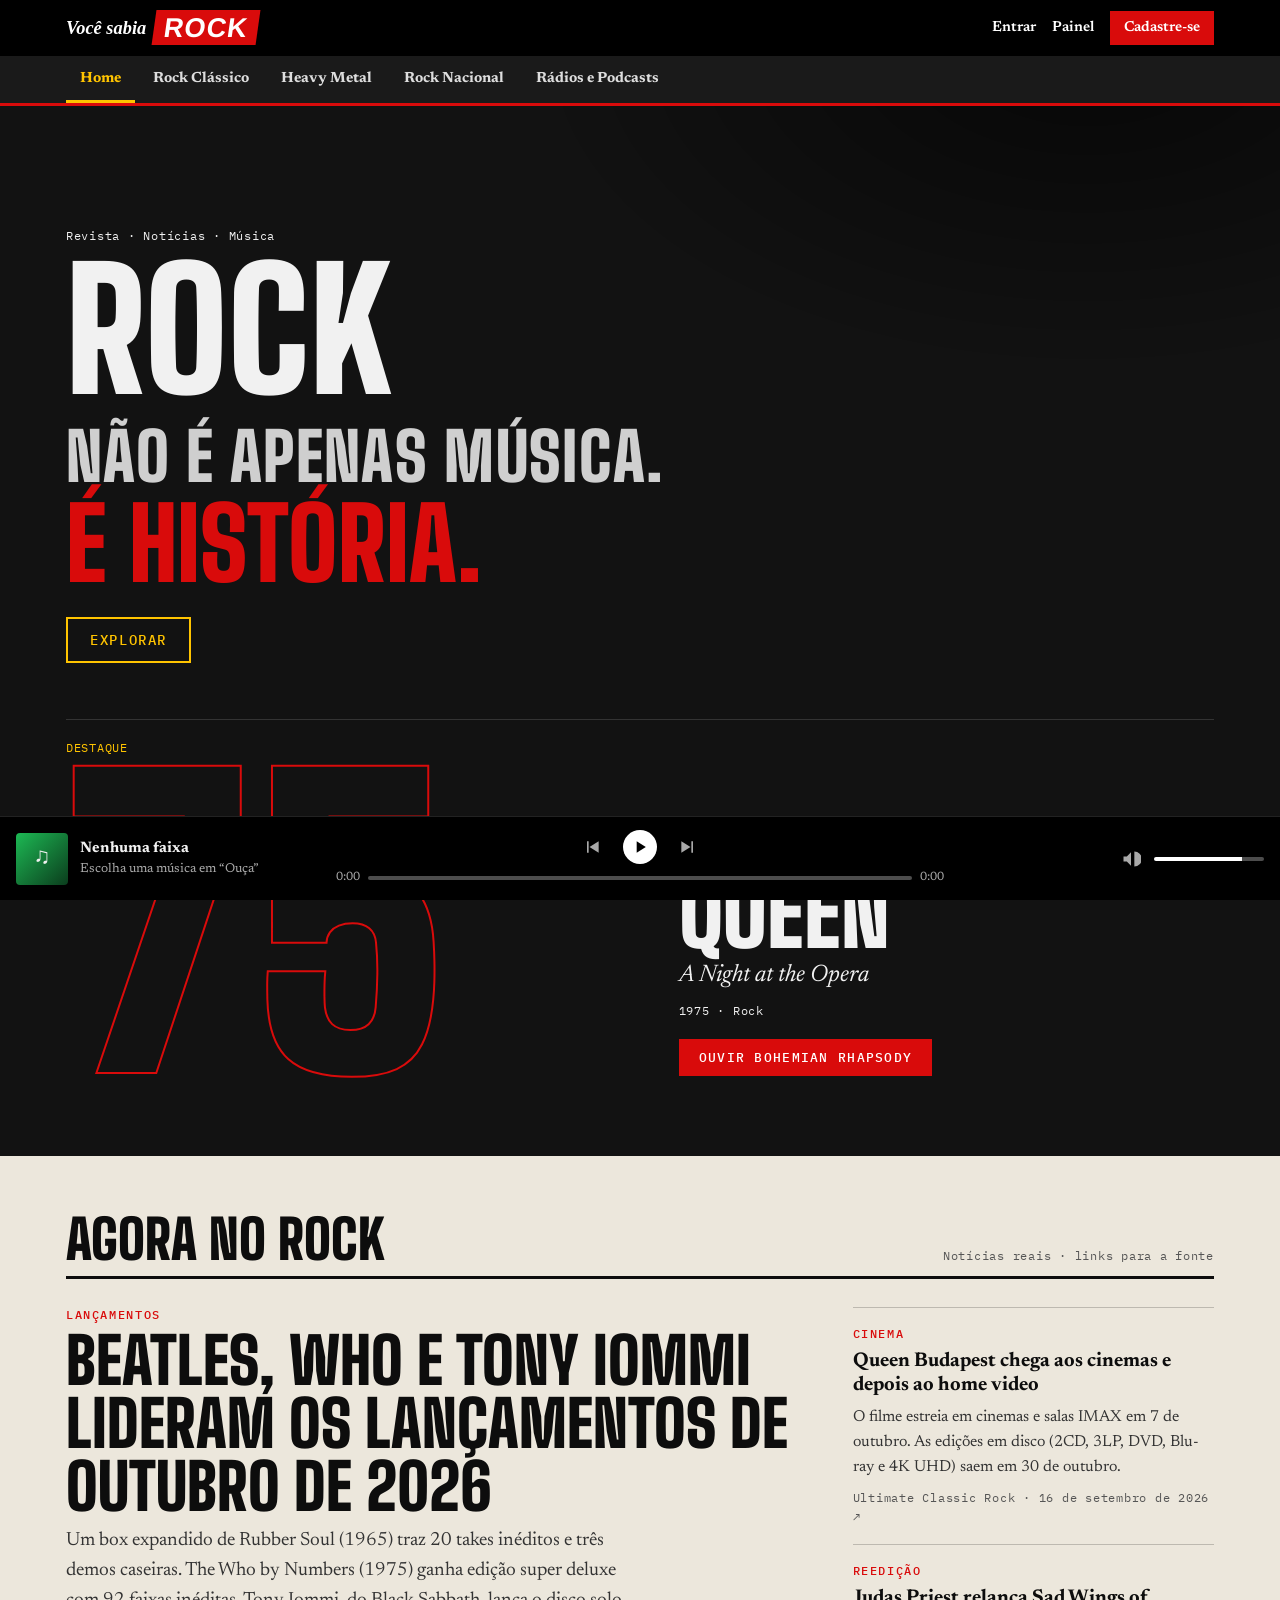
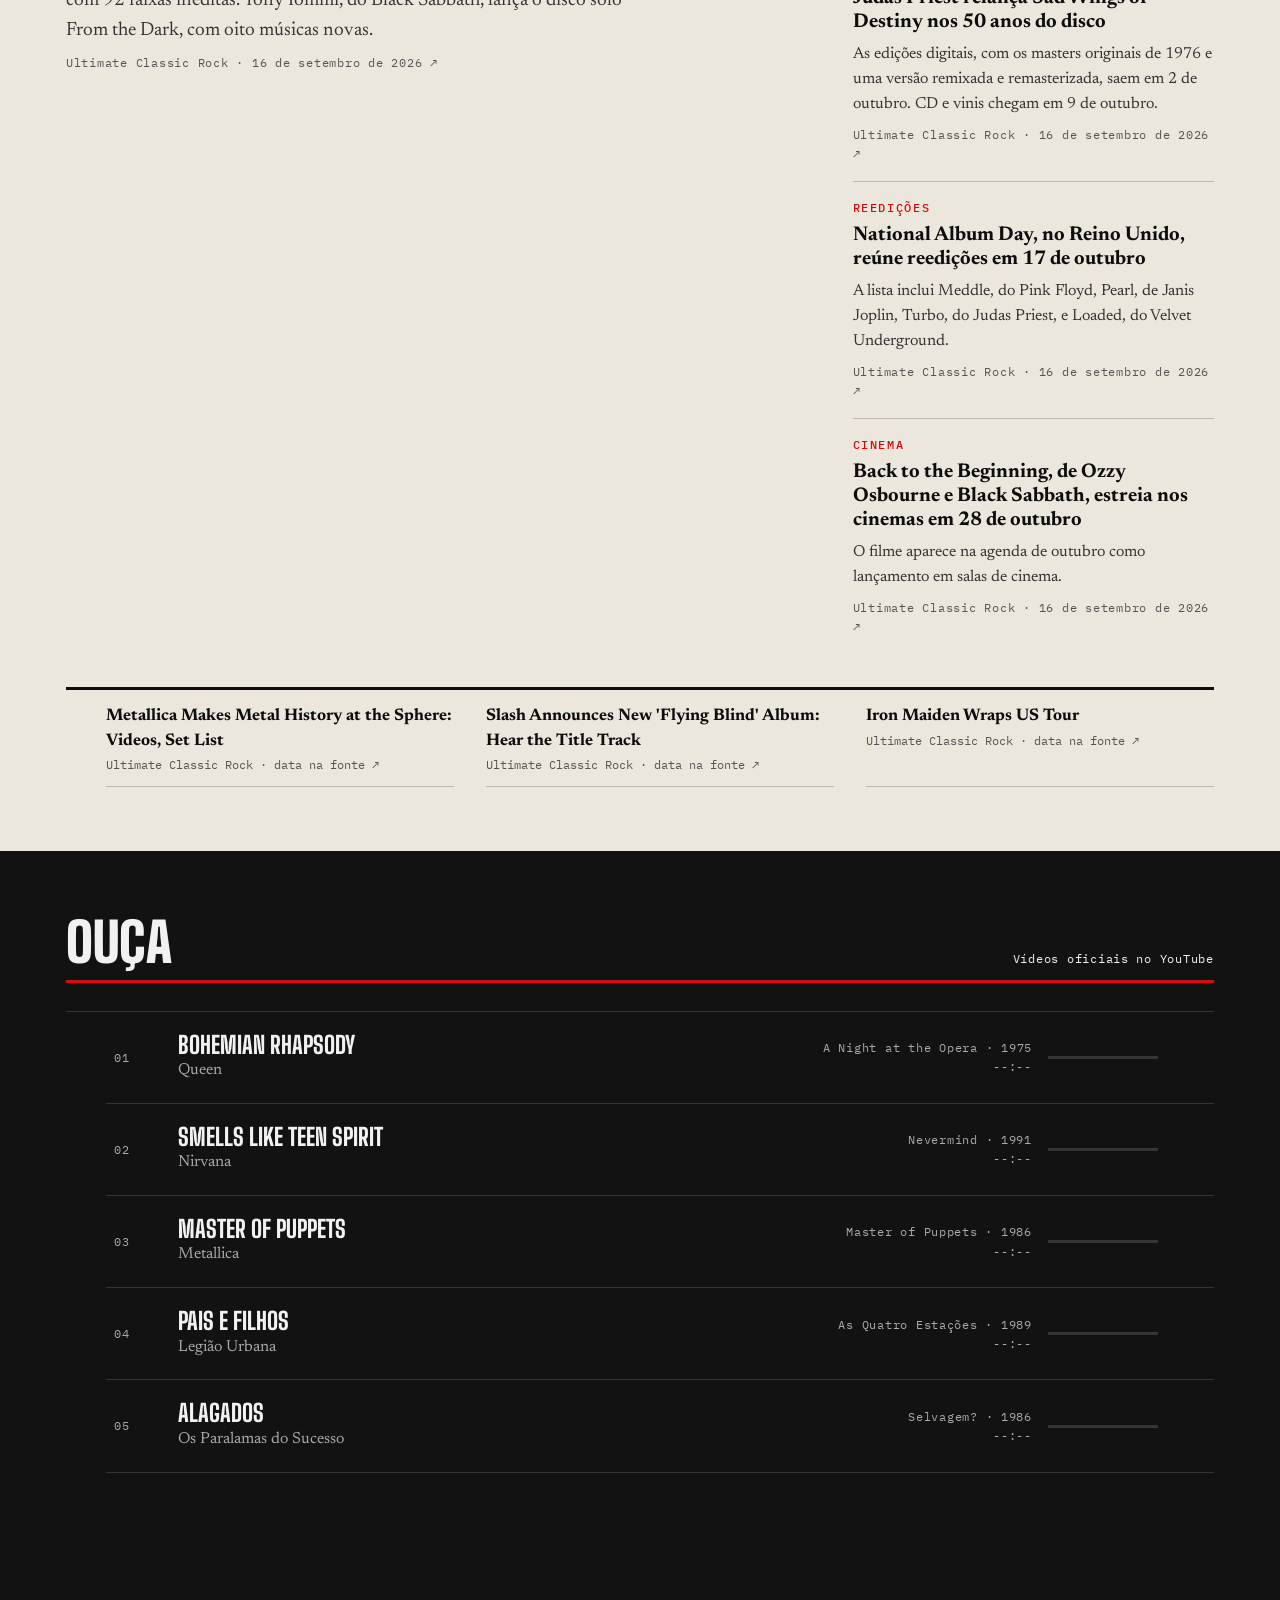
<file: index.html>
<!DOCTYPE html>
<html lang="pt-BR">
<head>
<meta charset="UTF-8">
<meta name="viewport" content="width=device-width, initial-scale=1">
<title>Você Sabia Rock | Notícias de Rock</title>
<link rel="stylesheet" href="assets/css/style.css">
</head>
<body data-page="home" data-base="">
<div id="header-placeholder"></div>
<main class="wrap" id="app"></main>
<div id="player-placeholder"></div>
<script src="assets/js/main.js"></script>
<script src="assets/js/player.js"></script>
</body>
</html>
</file>
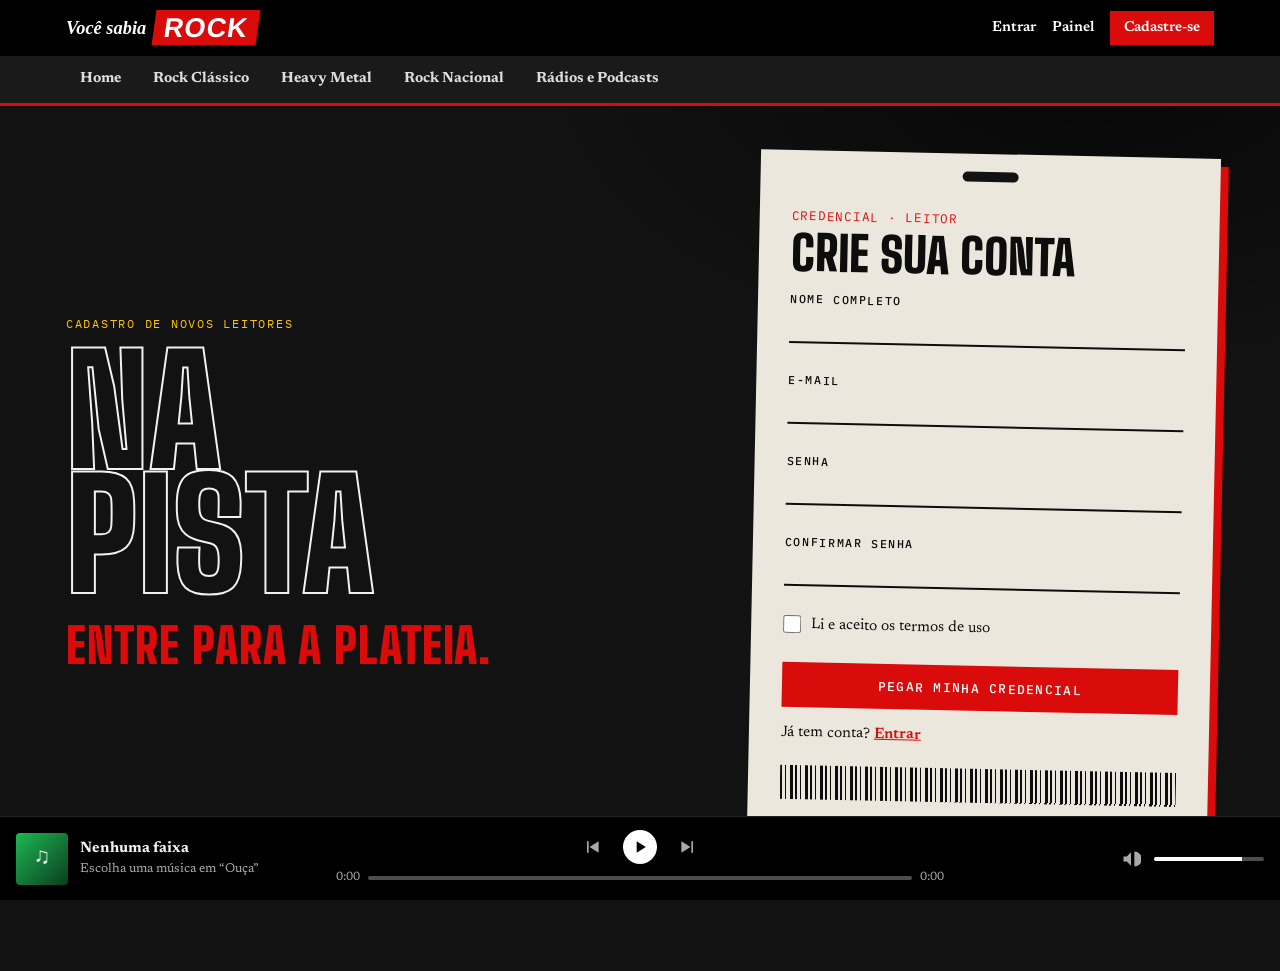
<file: cadastro.html>
<!DOCTYPE html>
<html lang="pt-BR">
<head>
<meta charset="UTF-8">
<meta name="viewport" content="width=device-width, initial-scale=1">
<title>Cadastro | Você Sabia Rock</title>
<link rel="stylesheet" href="assets/css/style.css">
</head>
<body data-page="signup" data-base="">
<div id="header-placeholder"></div>
<main class="auth">
  <section class="auth-poster" aria-hidden="true">
    <p class="mono">Cadastro de novos leitores</p>
    <h2>Na<br>pista<em>entre para a plateia.</em></h2>
  </section>
  <form class="pass" id="signup-form" novalidate>
    <span class="pass-hole" aria-hidden="true"></span>
    <p class="mono pass-k">Credencial · Leitor</p>
    <h1>Crie sua conta</h1>
    <label for="nome">Nome completo</label>
    <input id="nome" name="nome" type="text" autocomplete="name">
    <p class="err" data-for="nome"></p>
    <label for="email">E-mail</label>
    <input id="email" name="email" type="email" autocomplete="email">
    <p class="err" data-for="email"></p>
    <label for="senha">Senha</label>
    <input id="senha" name="senha" type="password" autocomplete="new-password">
    <p class="err" data-for="senha"></p>
    <label for="confirma">Confirmar senha</label>
    <input id="confirma" name="confirma" type="password" autocomplete="new-password">
    <p class="err" data-for="confirma"></p>
    <label class="chk"><input type="checkbox" name="termos"> Li e aceito os termos de uso</label>
    <p class="err" data-for="termos"></p>
    <button class="btn" type="submit">Pegar minha credencial</button>
    <p class="pass-alt">Já tem conta? <a href="login.html">Entrar</a></p>
    <span class="barcode" aria-hidden="true"></span>
  </form>
</main>
<div id="player-placeholder"></div>
<script src="assets/js/main.js"></script>
<script src="assets/js/player.js"></script>
</body>
</html>
</file>
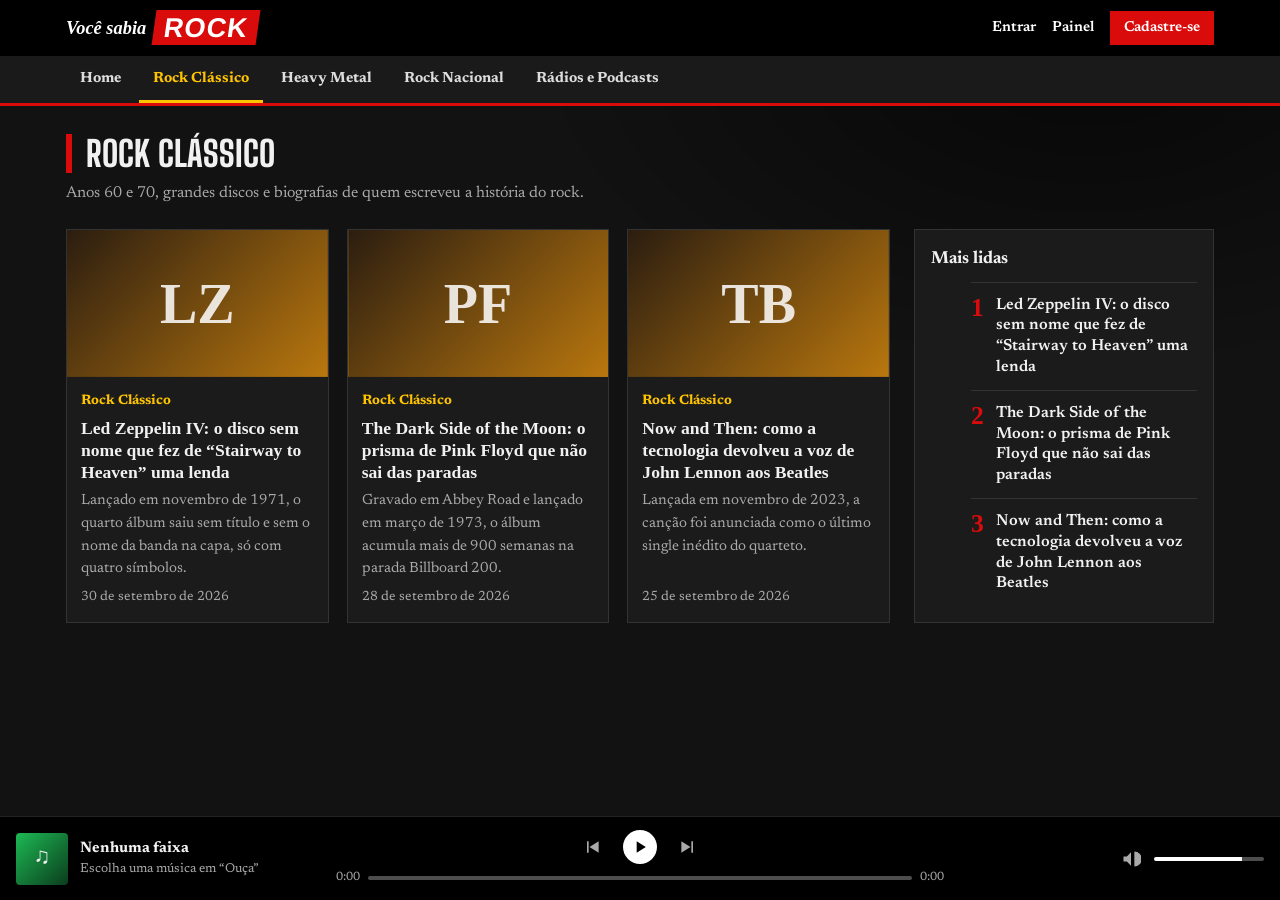
<file: genero-classico.html>
<!DOCTYPE html>
<html lang="pt-BR">
<head>
<meta charset="UTF-8">
<meta name="viewport" content="width=device-width, initial-scale=1">
<title>Rock Clássico | Você Sabia Rock</title>
<link rel="stylesheet" href="assets/css/style.css">
</head>
<body data-page="feed" data-base="" data-genre="classico">
<div id="header-placeholder"></div>
<main class="wrap" id="app"></main>
<div id="player-placeholder"></div>
<script src="assets/js/main.js"></script>
<script src="assets/js/player.js"></script>
</body>
</html>
</file>
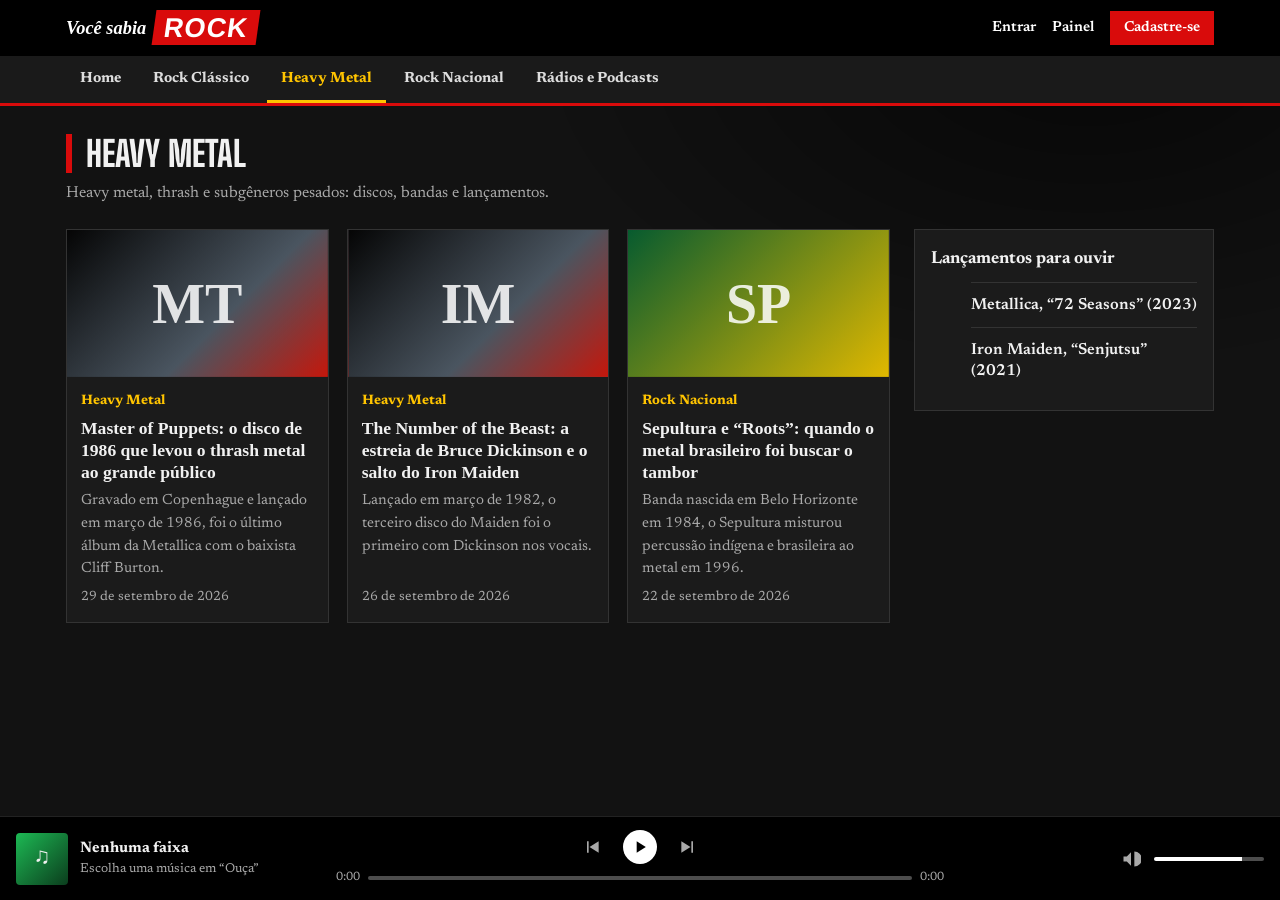
<file: genero-metal.html>
<!DOCTYPE html>
<html lang="pt-BR">
<head>
<meta charset="UTF-8">
<meta name="viewport" content="width=device-width, initial-scale=1">
<title>Heavy Metal | Você Sabia Rock</title>
<link rel="stylesheet" href="assets/css/style.css">
</head>
<body data-page="feed" data-base="" data-genre="metal">
<div id="header-placeholder"></div>
<main class="wrap" id="app"></main>
<div id="player-placeholder"></div>
<script src="assets/js/main.js"></script>
<script src="assets/js/player.js"></script>
</body>
</html>
</file>
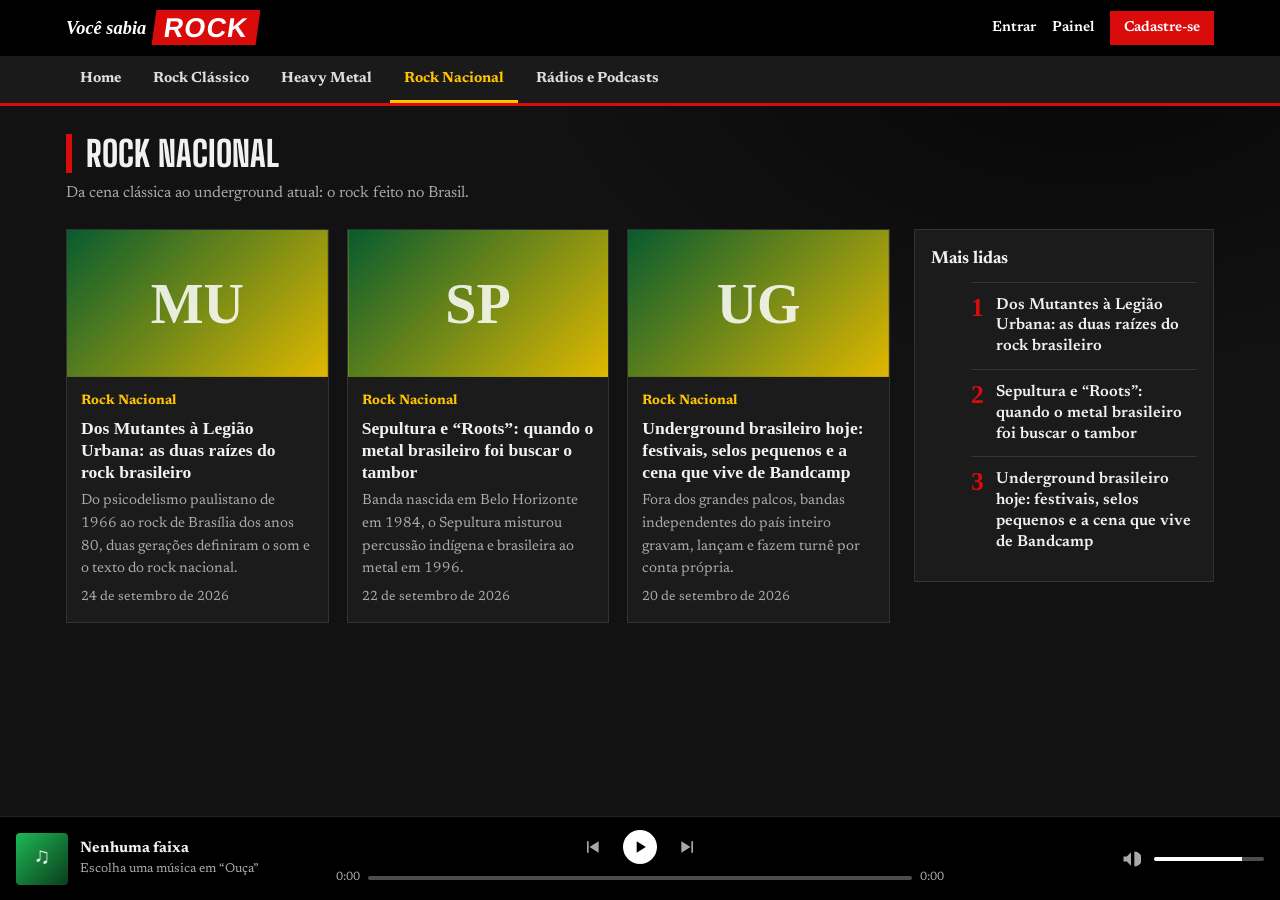
<file: genero-nacional.html>
<!DOCTYPE html>
<html lang="pt-BR">
<head>
<meta charset="UTF-8">
<meta name="viewport" content="width=device-width, initial-scale=1">
<title>Rock Nacional | Você Sabia Rock</title>
<link rel="stylesheet" href="assets/css/style.css">
</head>
<body data-page="feed" data-base="" data-genre="nacional">
<div id="header-placeholder"></div>
<main class="wrap" id="app"></main>
<div id="player-placeholder"></div>
<script src="assets/js/main.js"></script>
<script src="assets/js/player.js"></script>
</body>
</html>
</file>
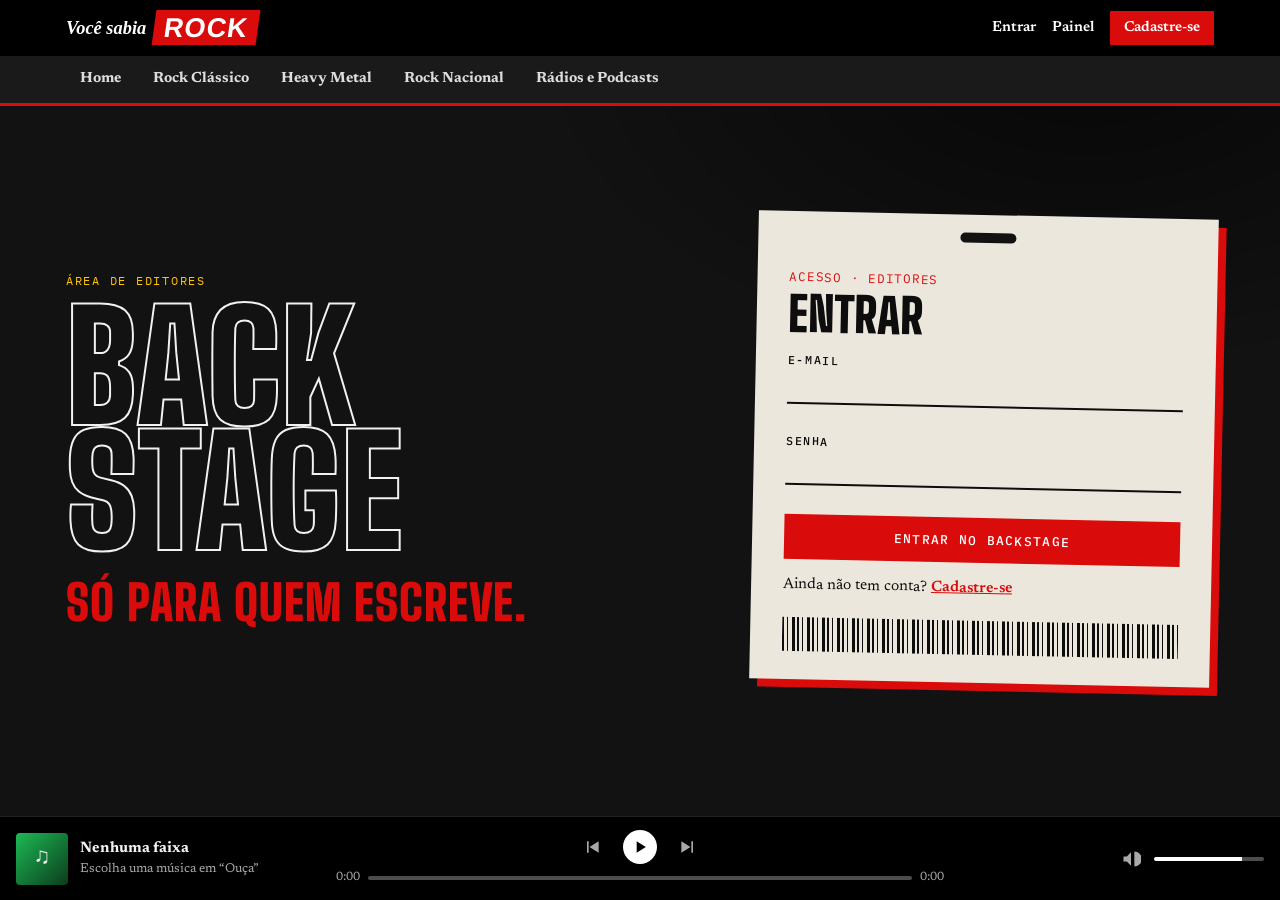
<file: login.html>
<!DOCTYPE html>
<html lang="pt-BR">
<head>
<meta charset="UTF-8">
<meta name="viewport" content="width=device-width, initial-scale=1">
<title>Entrar | Você Sabia Rock</title>
<link rel="stylesheet" href="assets/css/style.css">
</head>
<body data-page="login" data-base="">
<div id="header-placeholder"></div>
<main class="auth">
  <section class="auth-poster" aria-hidden="true">
    <p class="mono">Área de editores</p>
    <h2>Back<br>stage<em>só para quem escreve.</em></h2>
  </section>
  <form class="pass" id="login-form" novalidate>
    <span class="pass-hole" aria-hidden="true"></span>
    <p class="mono pass-k">Acesso · Editores</p>
    <h1>Entrar</h1>
    <label for="email">E-mail</label>
    <input id="email" name="email" type="email" autocomplete="email">
    <p class="err" data-for="email"></p>
    <label for="senha">Senha</label>
    <input id="senha" name="senha" type="password" autocomplete="current-password">
    <p class="err" data-for="senha"></p>
    <button class="btn" type="submit">Entrar no backstage</button>
    <p class="form-msg" role="status"></p>
    <p class="pass-alt">Ainda não tem conta? <a href="cadastro.html">Cadastre-se</a></p>
    <span class="barcode" aria-hidden="true"></span>
  </form>
</main>
<div id="player-placeholder"></div>
<script src="assets/js/main.js"></script>
<script src="assets/js/player.js"></script>
</body>
</html>
</file>
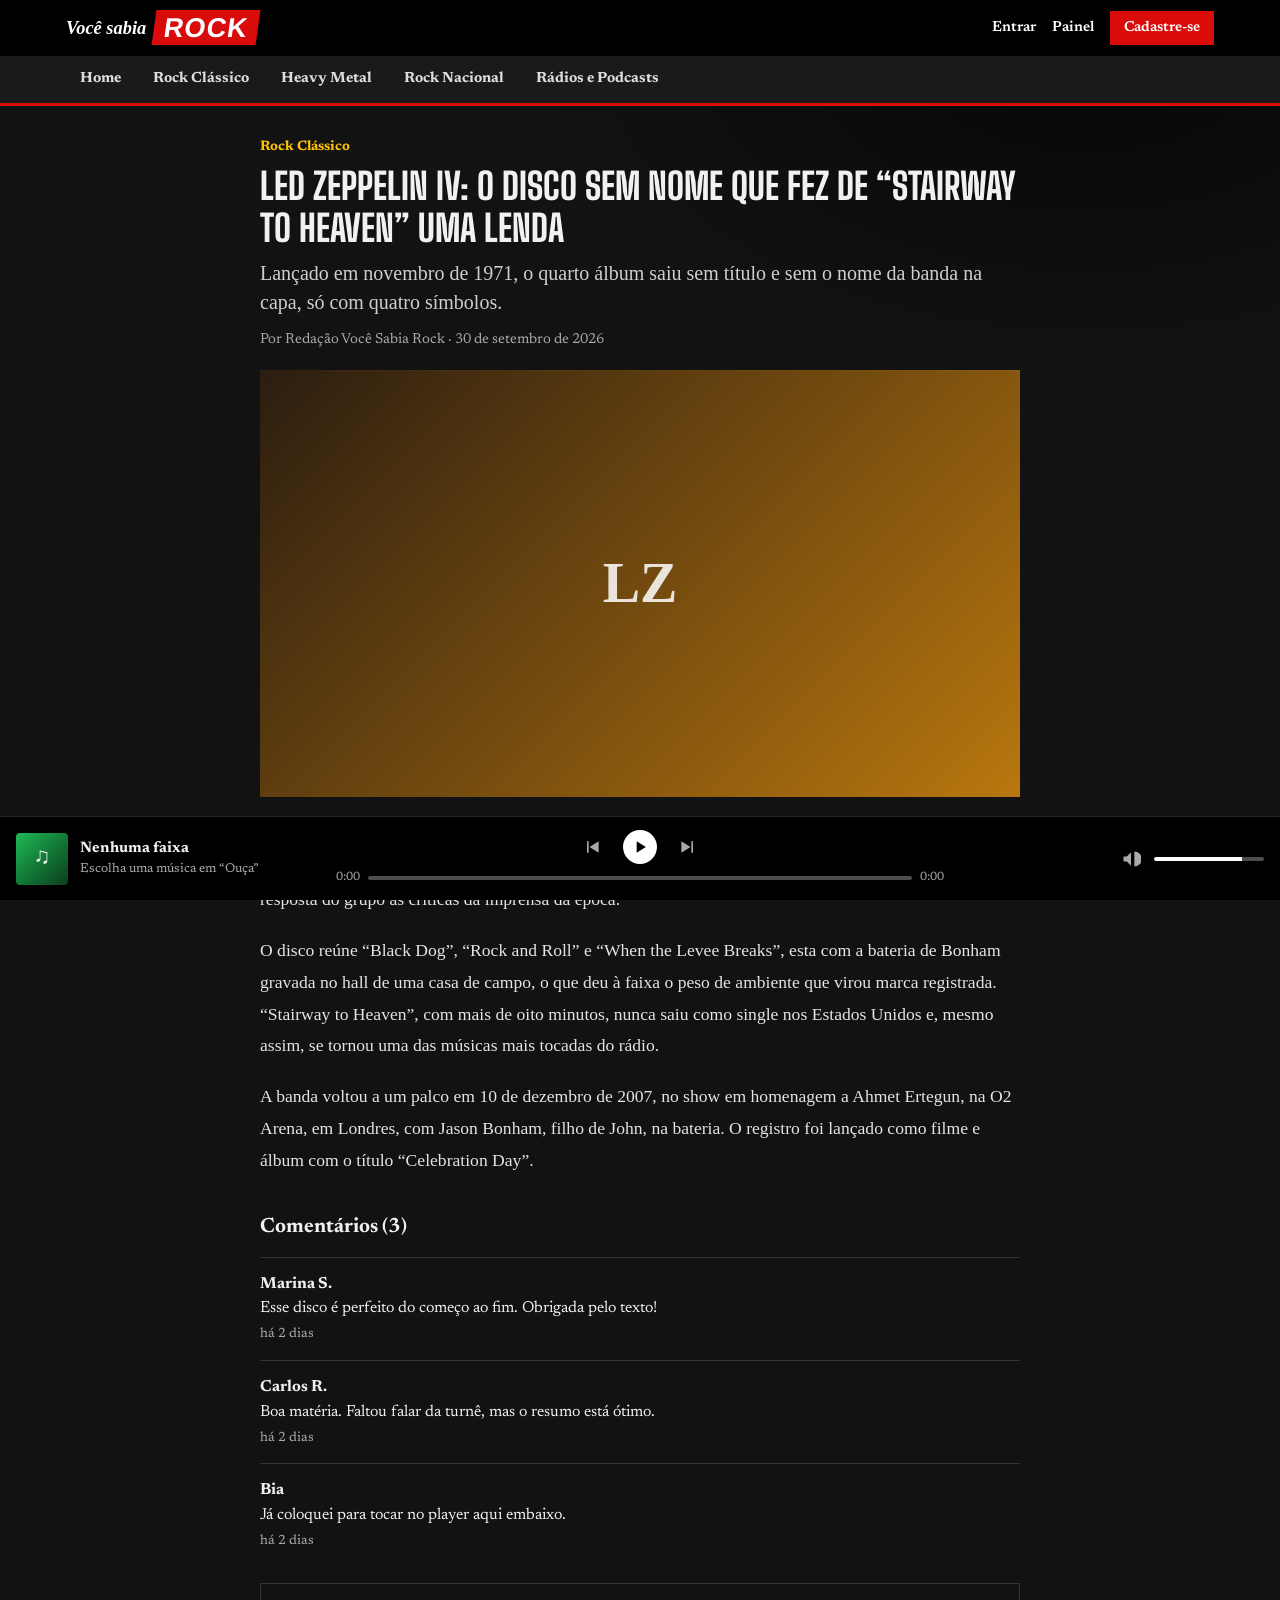
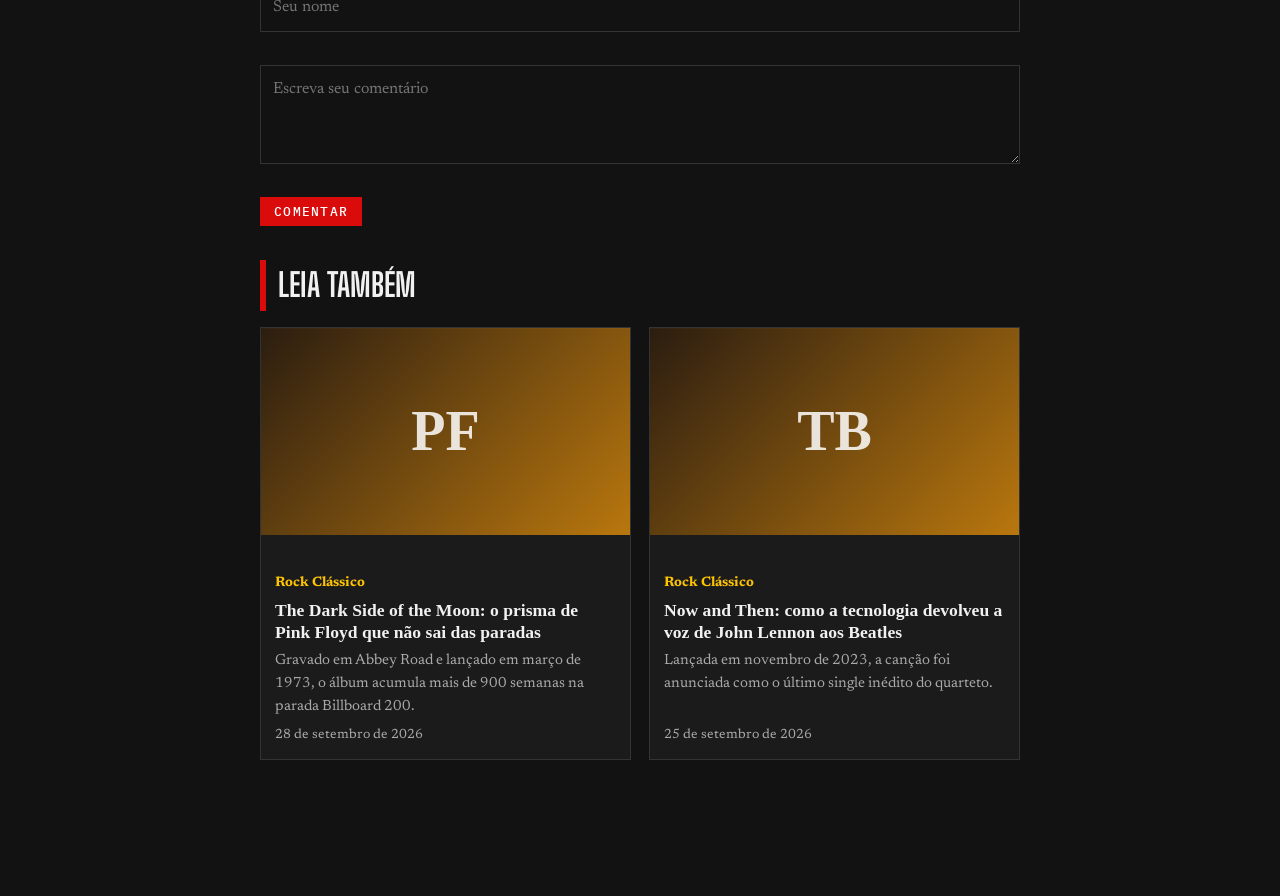
<file: materia-detalhe.html>
<!DOCTYPE html>
<html lang="pt-BR">
<head>
<meta charset="UTF-8">
<meta name="viewport" content="width=device-width, initial-scale=1">
<title>Matéria | Você Sabia Rock</title>
<link rel="stylesheet" href="assets/css/style.css">
</head>
<body data-page="detail" data-base="">
<div id="header-placeholder"></div>
<main class="wrap" id="app"></main>
<div id="player-placeholder"></div>
<script src="assets/js/main.js"></script>
<script src="assets/js/player.js"></script>
</body>
</html>
</file>
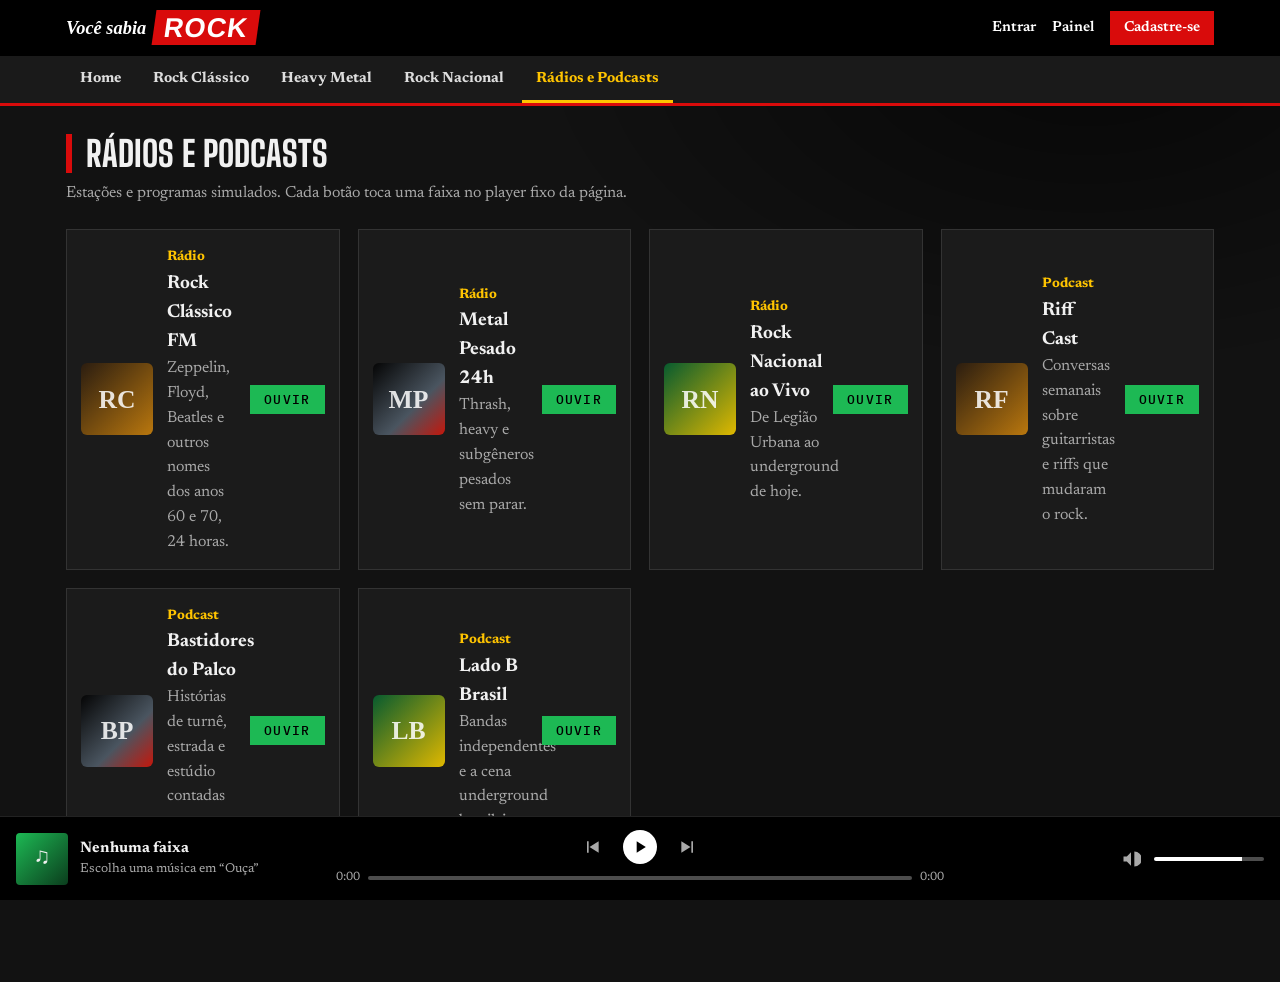
<file: radios.html>
<!DOCTYPE html>
<html lang="pt-BR">
<head>
<meta charset="UTF-8">
<meta name="viewport" content="width=device-width, initial-scale=1">
<title>Rádios e Podcasts | Você Sabia Rock</title>
<link rel="stylesheet" href="assets/css/style.css">
</head>
<body data-page="radios" data-base="">
<div id="header-placeholder"></div>
<main class="wrap" id="app"></main>
<div id="player-placeholder"></div>
<script src="assets/js/main.js"></script>
<script src="assets/js/player.js"></script>
</body>
</html>
</file>
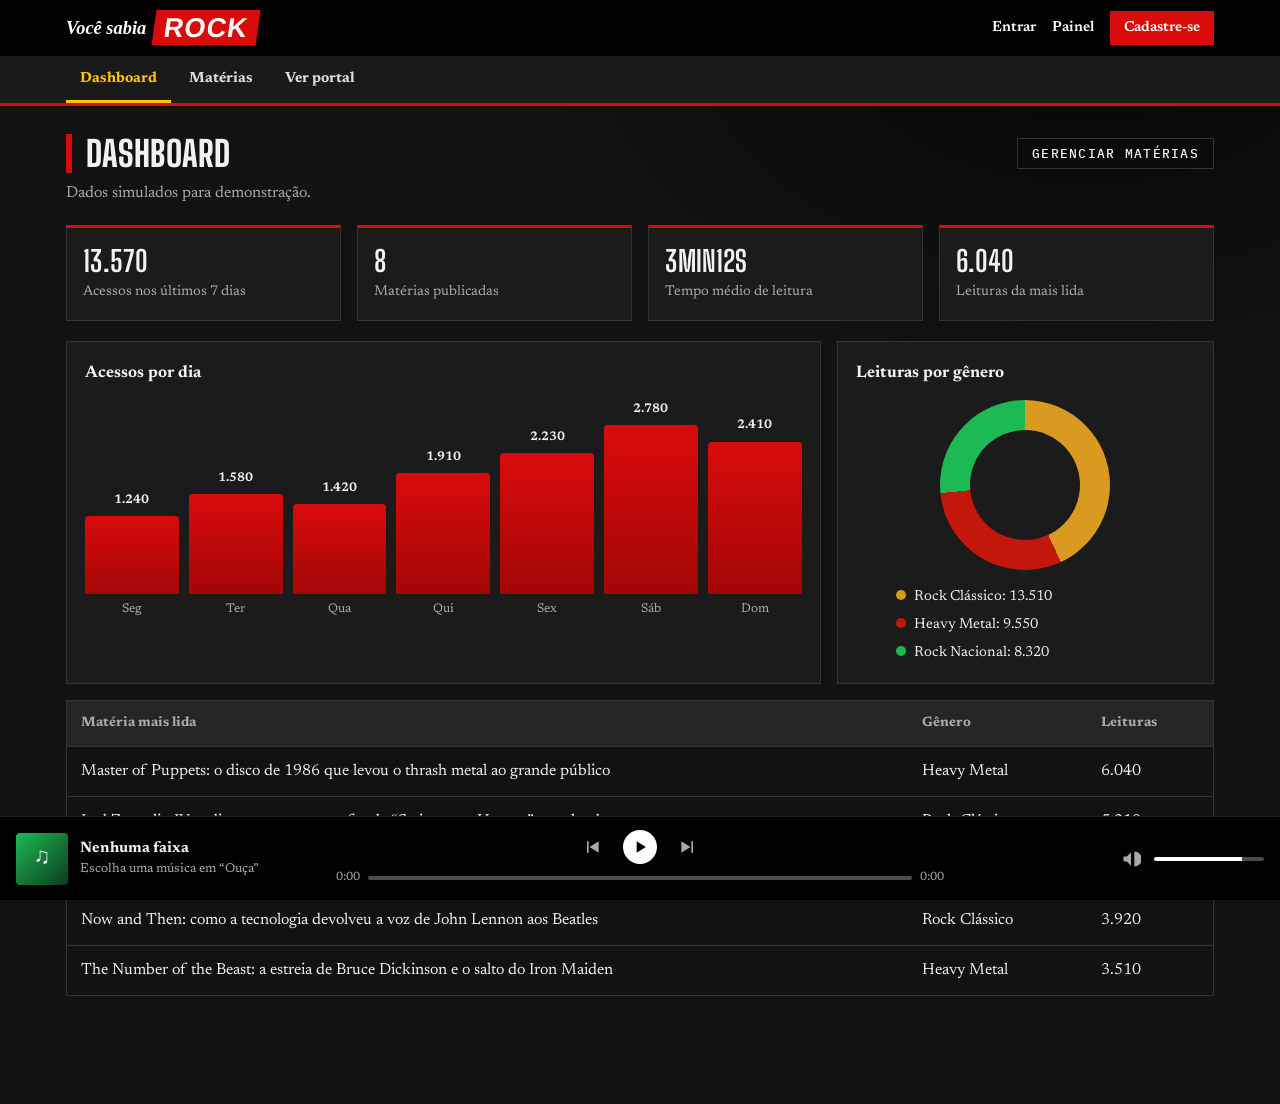
<file: admin/dashboard.html>
<!DOCTYPE html>
<html lang="pt-BR">
<head>
<meta charset="UTF-8">
<meta name="viewport" content="width=device-width, initial-scale=1">
<title>Dashboard | Você Sabia Rock Admin</title>
<link rel="stylesheet" href="../assets/css/style.css">
</head>
<body data-page="dash" data-base="../" data-admin="true">
<div id="header-placeholder"></div>
<main class="wrap" id="app"></main>
<div id="player-placeholder"></div>
<script src="../assets/js/main.js"></script>
<script src="../assets/js/player.js"></script>
</body>
</html>
</file>
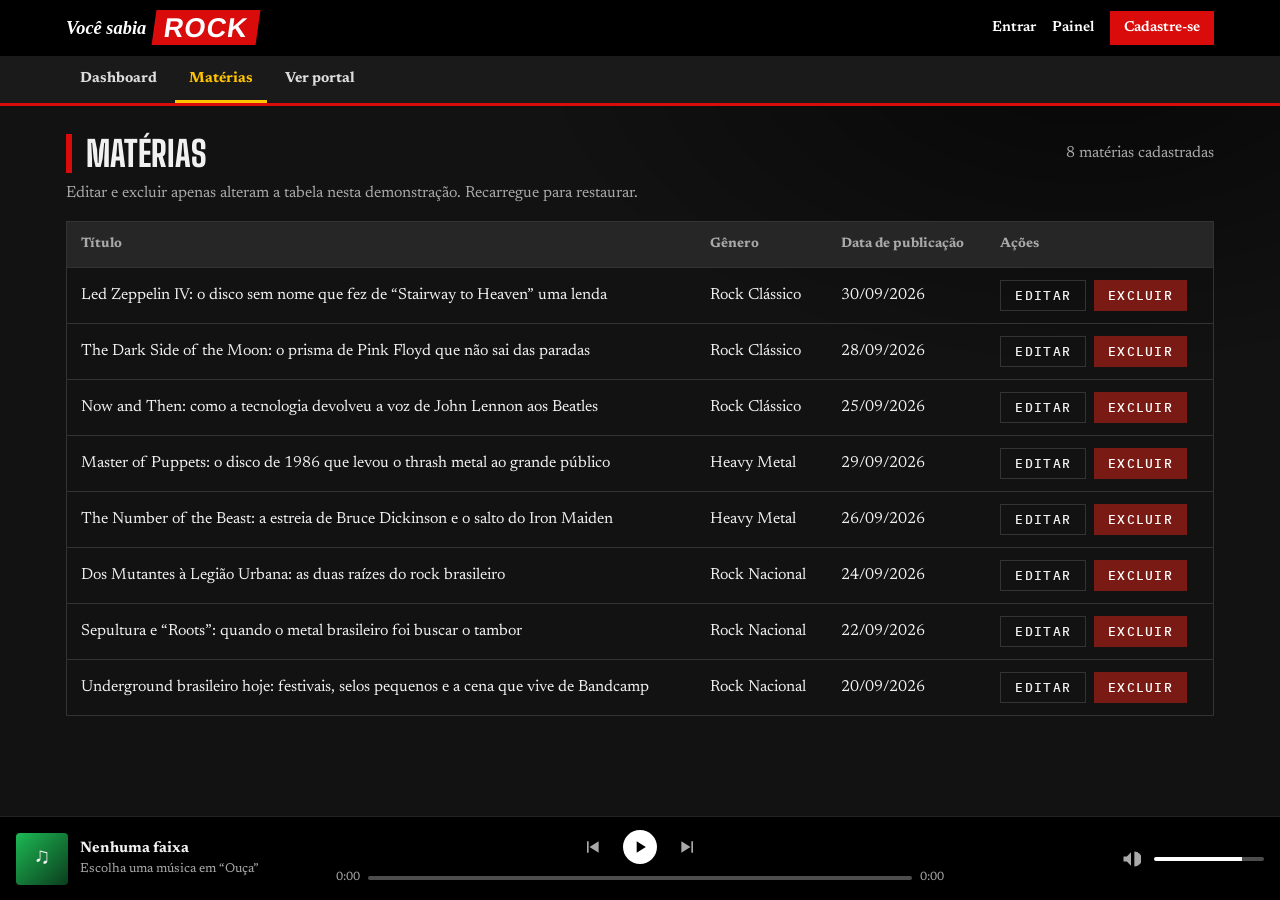
<file: admin/materias.html>
<!DOCTYPE html>
<html lang="pt-BR">
<head>
<meta charset="UTF-8">
<meta name="viewport" content="width=device-width, initial-scale=1">
<title>Matérias | Você Sabia Rock Admin</title>
<link rel="stylesheet" href="../assets/css/style.css">
</head>
<body data-page="posts" data-base="../" data-admin="true">
<div id="header-placeholder"></div>
<main class="wrap" id="app"></main>
<div id="player-placeholder"></div>
<script src="../assets/js/main.js"></script>
<script src="../assets/js/player.js"></script>
</body>
</html>
</file>
<file: assets/css/style.css>
/* ===== Você Sabia Rock: topo rock (preto/vermelho/amarelo) + player Spotify + Painel Admin ===== */
:root{--red:#d90b0b;--red-d:#a30606;--yellow:#ffc400;--bg:#121212;--bg2:#1b1b1b;--bg3:#262626;--line:#333;--text:#f1f1f1;--mut:#a9a9a9;--green:#1db954;--player-h:84px;--r:8px}
*{box-sizing:border-box;margin:0}
body{font:16px/1.55 "Helvetica Neue",Arial,sans-serif;background:var(--bg);color:var(--text);padding-bottom:calc(var(--player-h) + 24px)}
a{color:inherit;text-decoration:none}
button,input,textarea{font:inherit}
:focus-visible{outline:2px solid var(--green);outline-offset:2px}
.wrap{max-width:1180px;margin:0 auto;padding:0 16px}
.mut{color:var(--mut)}
@media (prefers-reduced-motion:reduce){*{transition:none!important}}

/* Header rock */
.site-header{position:sticky;top:0;z-index:40}
.bar{background:#000}
.bar-in{display:flex;align-items:center;gap:16px;height:56px;color:#fff}
.logo{display:flex;align-items:center;gap:8px}
.logo b{font:900 1.7rem/1 Arial,sans-serif;letter-spacing:1px;background:var(--red);color:#fff;padding:4px 10px;transform:skew(-8deg)}
.logo span{font:italic 800 1.15rem/1 Georgia,serif;color:#fff}
.bar-r{margin-left:auto;display:flex;gap:16px;align-items:center;font-weight:600;font-size:.9rem}
.pill{background:var(--red);color:#fff;padding:6px 14px;border-radius:999px}
.burger{display:none;background:none;border:0;color:#fff;font-size:1.6rem;cursor:pointer}
.subnav{background:#1a1a1a;border-bottom:3px solid var(--red)}
.subnav .wrap{display:flex;gap:4px;overflow-x:auto}
.subnav a{padding:12px 14px;color:#ddd;font-weight:700;font-size:.92rem;white-space:nowrap}
.subnav a:hover{color:var(--yellow)}
.subnav a.on{color:var(--yellow);box-shadow:inset 0 -3px var(--yellow)}

/* Conteúdo */
main{padding-bottom:24px}
.kicker{color:var(--yellow);font-weight:700;font-size:.85rem}
.sec-h{display:flex;justify-content:space-between;align-items:baseline;border-left:6px solid var(--red);padding-left:12px;margin:34px 0 16px;font-size:1.35rem}
.sec-h a{font-size:.9rem;color:var(--mut)}
.sec-h a:hover{color:#fff}
.hero{display:grid;grid-template-columns:2fr 1fr;gap:20px;margin:24px 0}
.hero-main{position:relative;min-height:440px;border-radius:var(--r);overflow:hidden;display:flex;align-items:flex-end}
.hero-main .cover{position:absolute;inset:0;aspect-ratio:auto;font-size:15rem;opacity:.9}
.hero-text{position:relative;width:100%;padding:90px 28px 28px;background:linear-gradient(transparent,rgba(0,0,0,.88))}
.hero-text h1{font:800 2.5rem/1.1 Georgia,serif;margin:6px 0 10px}
.hero-text p{color:#ddd;max-width:60ch}
.side{background:var(--bg2);border:1px solid var(--line);border-radius:var(--r);padding:16px}
.side h2{font-size:1.1rem;margin-bottom:8px}
.side li{list-style:none;display:flex;gap:12px;padding:12px 0;border-top:1px solid var(--line)}
.side li b{color:var(--red);font:900 1.6rem/1 Georgia,serif}
.side li a{font-weight:600;line-height:1.3}
.side li a:hover,.card:hover h3{text-decoration:underline}
.grid{display:grid;grid-template-columns:repeat(auto-fill,minmax(260px,1fr));gap:18px}
.card{display:flex;flex-direction:column;background:var(--bg2);border:1px solid var(--line);border-radius:var(--r);overflow:hidden}
.card:hover{border-color:var(--red)}
.card-b{padding:14px;display:flex;flex-direction:column;gap:6px;flex:1}
.card-b h3{font:700 1.1rem/1.25 Georgia,serif}
.card-b p{color:var(--mut);font-size:.92rem}
.card-b small{color:var(--mut);margin-top:auto}
.cover{aspect-ratio:16/9;display:grid;place-items:center;font:900 3.5rem/1 Georgia,serif;color:rgba(255,255,255,.85)}
.c-classico{background:linear-gradient(135deg,#2b1d10,#b9770e)}
.c-metal{background:linear-gradient(135deg,#050505,#4a5560 60%,#c4170c)}
.c-nacional{background:linear-gradient(135deg,#075b2f,#e0b800)}
.page-h{margin:28px 0 8px;font:800 2.2rem/1.1 Georgia,serif;border-left:6px solid var(--red);padding-left:14px}
.feed{display:grid;grid-template-columns:1fr 300px;gap:24px;align-items:start}

/* Matéria */
.article{max-width:760px;margin:28px auto}
.article h1{font:800 2.3rem/1.15 Georgia,serif;margin:6px 0 10px}
.article .lead{font:1.25rem/1.45 Georgia,serif;color:#cfcfcf;margin-bottom:12px}
.article .meta{color:var(--mut);font-size:.9rem;margin-bottom:18px}
.article .cover{border-radius:var(--r);margin-bottom:24px}
.article p.body{font:1.1rem/1.8 Georgia,serif;color:#e4e4e4;margin-bottom:1.1em}
.comments h2{margin:36px 0 12px;font-size:1.3rem}
.cm{border-top:1px solid var(--line);padding:14px 0}
.cm b{display:block}
.cm small{color:var(--mut)}

/* Botões e formulários */
.btn{display:inline-flex;align-items:center;justify-content:center;gap:6px;padding:10px 20px;border:0;border-radius:999px;font-weight:700;cursor:pointer;background:var(--red);color:#fff}
.btn:hover{background:var(--red-d)}
.btn-green{background:var(--green);color:#000}
.btn-green:hover{background:#1ed760}
.btn-ghost{background:transparent;border:1px solid var(--line);color:var(--text)}
.btn-ghost:hover{background:var(--bg3)}
.btn-danger{background:#7a1a14}
.btn-sm{padding:6px 14px;font-size:.85rem}
.form-card{max-width:420px;margin:48px auto;background:var(--bg2);padding:28px;border-radius:12px;border:1px solid var(--line)}
.form-card h1{font:800 1.7rem/1.2 Georgia,serif;margin-bottom:4px}
.form-card label{display:block;margin:16px 0 6px;font-weight:600;font-size:.9rem}
.form-card input[type=text],.form-card input[type=email],.form-card input[type=password],.form-card textarea,.cm-form input,.cm-form textarea{width:100%;padding:11px 12px;background:var(--bg);color:var(--text);border:1px solid var(--line);border-radius:6px}
.form-card input[aria-invalid=true],.cm-form input[aria-invalid=true],.cm-form textarea[aria-invalid=true]{border-color:#ff7b6e}
.err{color:#ff7b6e;font-size:.85rem;min-height:1.3em}
.chk{display:flex;gap:8px;align-items:flex-start;margin-top:16px;font-size:.9rem}
.form-card .btn{width:100%;margin-top:18px}
.form-msg{margin-top:12px;color:var(--green);font-weight:600}
.cm-form{display:grid;gap:8px;margin-top:16px}
.cm-form .btn{justify-self:start}

/* Painel Admin */
.stats{display:grid;grid-template-columns:repeat(auto-fit,minmax(200px,1fr));gap:16px;margin:20px 0}
.stat{background:var(--bg2);border:1px solid var(--line);border-radius:var(--r);padding:16px;border-top:3px solid var(--red)}
.stat b{display:block;font-size:1.8rem;line-height:1.2}
.stat span{color:var(--mut);font-size:.88rem}
.panels{display:grid;grid-template-columns:2fr 1fr;gap:16px}
.panel{background:var(--bg2);border:1px solid var(--line);border-radius:var(--r);padding:18px}
.panel h2{font-size:1.05rem;margin-bottom:14px}
.bars{display:flex;align-items:flex-end;gap:10px;height:220px}
.col{flex:1;height:100%;display:flex;flex-direction:column;justify-content:flex-end;align-items:center;gap:6px;font-size:.78rem;color:var(--mut)}
.col i{display:block;width:100%;background:linear-gradient(var(--red),var(--red-d));border-radius:4px 4px 0 0}
.col b{color:var(--text);font-weight:600}
.donut{width:170px;aspect-ratio:1;border-radius:50%;margin:0 auto 16px;position:relative}
.donut::after{content:"";position:absolute;inset:30px;background:var(--bg2);border-radius:50%}
.legend{list-style:none;display:grid;gap:6px;font-size:.9rem}
.legend i{display:inline-block;width:10px;height:10px;border-radius:50%;margin-right:8px}
.tbl-wrap{overflow-x:auto;border:1px solid var(--line);border-radius:var(--r);margin-top:16px}
table{width:100%;border-collapse:collapse;min-width:680px}
th,td{padding:12px 14px;text-align:left;border-bottom:1px solid var(--line)}
th{background:var(--bg3);color:var(--mut);font-size:.85rem}
tr:last-child td{border-bottom:0}
.acts{display:flex;gap:8px}
.admin-h{display:flex;justify-content:space-between;align-items:center;flex-wrap:wrap;gap:12px;margin-top:28px}
.radio{display:flex;gap:14px;align-items:center;background:var(--bg2);border:1px solid var(--line);border-radius:var(--r);padding:14px}
.radio .cover{width:72px;aspect-ratio:1;font-size:1.6rem;border-radius:6px;flex:none}
.radio div:nth-child(2){flex:1;min-width:0}

/* Player estilo Spotify */
.player{position:fixed;inset:auto 0 0 0;height:var(--player-h);background:#000;border-top:1px solid #222;display:grid;grid-template-columns:1fr minmax(320px,2fr) 1fr;align-items:center;gap:16px;padding:0 16px;z-index:50}
.rp-now{display:flex;gap:12px;align-items:center;min-width:0}
.rp-cover{width:52px;height:52px;border-radius:4px;background:linear-gradient(135deg,var(--green),#0b3d1d);display:grid;place-items:center;font-size:1.4rem;flex:none}
.rp-now>div:last-child{min-width:0;display:flex;flex-direction:column}
#rp-title{white-space:nowrap;overflow:hidden;text-overflow:ellipsis;font-size:.95rem}
#rp-artist{font-size:.8rem;color:var(--mut);white-space:nowrap;overflow:hidden;text-overflow:ellipsis}
.rp-mid{display:flex;flex-direction:column;gap:4px;align-items:center}
.rp-btns{display:flex;gap:14px;align-items:center}
.rp-btn{background:none;border:0;color:var(--mut);cursor:pointer;display:grid;place-items:center;width:34px;height:34px;border-radius:50%}
.rp-btn:hover{color:#fff}
.rp-btn svg{width:20px;height:20px;fill:currentColor}
.rp-play{background:#fff;color:#000}
.rp-play:hover{color:#000;transform:scale(1.06)}
.rp-play .i-pause,.rp-mute .i-mute{display:none}
.rp-play.playing .i-pause,.rp-mute.muted .i-mute{display:block}
.rp-play.playing .i-play,.rp-mute.muted .i-vol{display:none}
.rp-bar{display:flex;gap:8px;align-items:center;width:100%;font-size:.75rem;color:var(--mut)}
.rp-vol{display:flex;align-items:center;gap:6px;justify-content:flex-end}
.rp-vol input{max-width:110px}
.player input[type=range]{-webkit-appearance:none;appearance:none;flex:1;height:4px;border-radius:2px;cursor:pointer;background:linear-gradient(to right,#fff var(--p,0%),#4d4d4d var(--p,0%))}
.player input[type=range]:hover{background:linear-gradient(to right,var(--green) var(--p,0%),#4d4d4d var(--p,0%))}
.player input[type=range]::-webkit-slider-thumb{-webkit-appearance:none;width:12px;height:12px;border-radius:50%;background:#fff;opacity:0}
.player input[type=range]:hover::-webkit-slider-thumb{opacity:1}
.player input[type=range]::-moz-range-thumb{width:12px;height:12px;border:0;border-radius:50%;background:#fff}

/* Responsivo */
@media (max-width:860px){
  .hero,.feed,.panels{grid-template-columns:1fr}
  .hero-main{min-height:320px}
  .hero-text h1{font-size:1.8rem}
}
@media (max-width:760px){
  :root{--player-h:118px}
  .burger{display:block}
  .bar-r a:not(.pill){display:none}
  .subnav{display:none}
  .subnav.open{display:block}
  .subnav .wrap{flex-direction:column}
  .player{grid-template-columns:1fr;grid-template-rows:auto auto;gap:6px;padding:8px 12px}
  .rp-vol{display:none}
  .article h1{font-size:1.8rem}
}

/* ===== v2: identidade editorial (Fase 1) ===== */
@property --tint{syntax:'<color>';inherits:true;initial-value:#000}
:root{--r:0;--paper:#ece7dc;--ink:#0d0d0d;--display:"Big Shoulders Display","Arial Narrow",Impact,sans-serif;--serif:"Newsreader",Georgia,serif;--mono:"IBM Plex Mono",ui-monospace,monospace}
body{font-family:var(--serif);overflow-x:hidden;transition:--tint 1.2s}
body::before{content:"";position:fixed;inset:0;z-index:-1;background:radial-gradient(60% 50% at 85% 5%,var(--tint),transparent 70%);opacity:.6}
.mono{font-family:var(--mono);font-size:.78rem;letter-spacing:.06em}
.page-h,.sec-h,.hero-text h1,.article h1,.form-card h1,.stat b{font-family:var(--display);text-transform:uppercase}
.pill,.btn,.form-card,.form-card input,.form-card textarea,.cm-form input,.cm-form textarea,.logo b{border-radius:0}
.btn{font:500 .8rem var(--mono);text-transform:uppercase;letter-spacing:.1em}
main{transition:opacity .16s,transform .16s}
main.leaving{opacity:0;transform:translateY(8px)}
[data-rv]{opacity:0;transform:translateY(18px);transition:opacity .6s,transform .6s}
[data-rv].in{opacity:1;transform:none}
@media (prefers-reduced-motion:reduce){[data-rv]{opacity:1;transform:none}}

/* Home: manifesto */
.manifesto{padding:clamp(48px,10vw,120px) 0 56px}
.manifesto h1{font:900 clamp(3.4rem,13vw,10.5rem)/.85 var(--display);text-transform:uppercase;margin:14px 0 30px}
.manifesto h1 span{display:block}
.manifesto h1 span+span{font-size:.4em;line-height:1;margin-top:.35em;color:#cfcfcf;letter-spacing:.02em}
.manifesto h1 em{display:block;color:var(--red);font-style:normal;font-size:.6em;margin-top:.12em}
.go{display:inline-block;border:2px solid var(--yellow);color:var(--yellow);padding:12px 22px;font:500 .85rem var(--mono);text-transform:uppercase;letter-spacing:.12em}
.go:hover{background:var(--yellow);color:#000}

/* Home: destaque */
.destaque{position:relative;display:grid;grid-template-columns:minmax(0,1.1fr) minmax(0,1fr);align-items:end;gap:24px;border-top:1px solid var(--line);padding:56px 0 32px}
.destaque>.mono{position:absolute;top:18px;left:0;color:var(--yellow);text-transform:uppercase}
.d-n{font:900 clamp(9rem,30vw,24rem)/.78 var(--display);color:transparent;-webkit-text-stroke:2px var(--red)}
.d-i h2{font:900 clamp(2.6rem,7vw,5.6rem)/.9 var(--display);text-transform:uppercase}
.d-a{font:italic 1.5rem/1.3 var(--serif);margin:6px 0 10px}
.d-i .btn{margin-top:18px}

/* Home: notícias em formato de revista */
.paper{width:100vw;margin:48px 0 0 calc(50% - 50vw);background:var(--paper);color:var(--ink);padding:56px 0 64px}
.paper-in{max-width:1180px;margin:0 auto;padding:0 16px}
.mag-h{display:flex;justify-content:space-between;align-items:baseline;gap:12px;border-bottom:3px solid var(--ink);padding-bottom:10px;margin-bottom:28px}
.mag-h h2{font:900 clamp(2rem,5vw,3.4rem)/1 var(--display);text-transform:uppercase}
.mag-grid{display:grid;grid-template-columns:repeat(6,1fr);gap:0 32px}
.story{position:relative;display:flex;flex-direction:column;gap:8px;padding:18px 0;border-top:1px solid #0003;grid-column:5/7}
.story.s0{grid-column:1/5;grid-row:span 4;border-top:0;padding-top:0}
.story h3{font:700 1.25rem/1.2 var(--serif);transition:transform .3s}
.story.s0 h3{font:900 clamp(2.2rem,5vw,4rem)/.98 var(--display);text-transform:uppercase}
.story.s0 p{font-size:1.2rem;max-width:52ch}
.story p{color:#333}
.story:hover h3{transform:translateX(8px)}
.story::before{content:"";position:absolute;left:-14px;top:18px;bottom:18px;width:3px;background:var(--red);transform:scaleY(0);transition:transform .3s}
.story.s0::before{top:0}
.story:hover::before{transform:scaleY(1)}
.cat{font:500 .72rem var(--mono);text-transform:uppercase;letter-spacing:.14em;color:var(--red)}
.paper .mono{color:#555}
.heads{list-style:none;margin-top:32px;border-top:3px solid var(--ink);display:grid;grid-template-columns:repeat(auto-fit,minmax(260px,1fr));gap:0 32px}
.heads li{padding:14px 0;border-bottom:1px solid #0003}
.heads a{font:700 1.05rem/1.25 var(--serif)}
.heads a:hover{color:var(--red)}
.heads small{display:block;font:.72rem var(--mono);color:#555;margin-top:4px}

/* Home: Ouça (as outras faixas ficam apagadas no hover) */
.ouca{padding:64px 0 24px}
.trks{list-style:none;border-top:1px solid var(--line)}
.trk{border-bottom:1px solid var(--line);transition:opacity .3s}
.trks:hover .trk:not(:hover){opacity:.35}
.trk-b{all:unset;box-sizing:border-box;width:100%;cursor:pointer;display:grid;grid-template-columns:48px 1fr minmax(170px,auto) 110px 32px;gap:16px;align-items:center;padding:20px 8px;transition:padding .35s,background .35s}
.trk-b:focus-visible{outline:2px solid var(--green)}
.trk:hover .trk-b,.trk.on .trk-b{padding:34px 8px;background:#ffffff0a}
.num{color:var(--mut)}
.trk-t b{display:block;font:800 1.5rem/1.1 var(--display);text-transform:uppercase;transition:font-size .3s}
.trk:hover .trk-t b{font-size:2.2rem}
.trk-t i{font-style:normal;color:var(--mut)}
.trk-d{color:var(--mut);text-align:right}
.trk-bar{display:block;height:3px;background:#ffffff26}
.trk-bar i{display:block;height:100%;width:0;background:var(--green)}
.play{width:0;height:0;border-left:14px solid var(--yellow);border-top:9px solid transparent;border-bottom:9px solid transparent;opacity:0;transition:opacity .3s}
.trk:hover .play,.trk.on .play{opacity:1}

/* Player: painel do vídeo oficial e links */
.rp-play{border-radius:50%}
.rp-video{position:fixed;right:16px;bottom:calc(var(--player-h) + 12px);width:320px;aspect-ratio:16/9;background:#000;z-index:49;box-shadow:0 0 0 1px #333}
.rp-video[hidden]{display:none}
.rp-video iframe{width:100%;height:100%;display:block}
#rp-close{position:absolute;top:-30px;right:0;width:30px;height:30px;background:#000;color:#fff;border:1px solid #333;cursor:pointer}
#rp-links{display:flex;gap:10px;font:.72rem var(--mono)}
#rp-links a{color:var(--green);text-decoration:underline}

@media (max-width:760px){
  .mag-grid{display:flex;flex-direction:column}
  .story:hover::before{transform:scaleY(0)}
  .destaque{grid-template-columns:1fr}
  .trk-b{grid-template-columns:36px 1fr 24px}
  .trk-d,.trk-bar{display:none}
  .rp-video{width:240px}
}

/* Fotos reais nas capas (Wikimedia Commons) */
.cover{position:relative;background-size:cover;background-position:center 25%}
.cover.has-photo{font-size:0}
.credit{position:absolute;left:0;right:0;bottom:0;padding:4px 8px;background:#000b;color:#ddd;font:.62rem/1.3 var(--mono);text-align:left}
.credit a{text-decoration:underline}

/* Login e cadastro: credencial de backstage */
.auth{display:grid;grid-template-columns:1.1fr minmax(320px,460px);gap:clamp(24px,6vw,96px);align-items:center;max-width:1180px;margin:0 auto;padding:48px 16px 32px;min-height:calc(100vh - 230px)}
.auth-poster .mono{color:var(--yellow);text-transform:uppercase;letter-spacing:.14em}
.auth-poster h2{font:900 clamp(4rem,12vw,9.5rem)/.82 var(--display);text-transform:uppercase;margin:14px 0 0;color:transparent;-webkit-text-stroke:2px var(--text)}
.auth-poster h2 em{display:block;font-style:normal;color:var(--red);-webkit-text-stroke:0;font-size:.32em;line-height:1;margin-top:.5em;letter-spacing:.02em}
.pass{position:relative;background:var(--paper);color:var(--ink);padding:56px 32px 28px;transform:rotate(1.2deg);box-shadow:8px 8px 0 var(--red)}
.pass-hole{position:absolute;top:18px;left:50%;width:56px;height:10px;margin-left:-28px;background:var(--bg);border-radius:10px}
.pass-k{color:var(--red);text-transform:uppercase;letter-spacing:.14em}
.pass h1{font:900 3rem/1 var(--display);text-transform:uppercase;margin:4px 0 8px}
.pass label{display:block;margin-top:14px;font:500 .72rem var(--mono);text-transform:uppercase;letter-spacing:.14em}
.pass input[type=text],.pass input[type=email],.pass input[type=password]{width:100%;padding:8px 0;background:transparent;color:var(--ink);border:0;border-bottom:2px solid var(--ink);border-radius:0;font:1.2rem var(--serif)}
.pass input:focus{outline:0;border-bottom-color:var(--red);background:#0000000a}
.pass input[aria-invalid=true]{border-bottom-color:#b3140c}
.pass .err{color:#b3140c;font:.78rem var(--mono);min-height:1.2em}
.pass .btn{width:100%;margin-top:14px;padding:14px;border-radius:0}
.pass .chk{display:flex;gap:10px;align-items:center;font:.95rem var(--serif);text-transform:none;letter-spacing:0}
.pass .chk input{accent-color:var(--red);width:18px;height:18px}
.pass .form-msg{color:#0a6b30;font:500 .85rem var(--mono)}
.pass-alt{margin-top:14px;font-size:.95rem}
.pass-alt a{color:var(--red);text-decoration:underline;font-weight:600}
.barcode{display:block;height:34px;margin-top:20px;background:repeating-linear-gradient(90deg,var(--ink) 0 2px,transparent 2px 5px,var(--ink) 5px 6px,transparent 6px 10px,var(--ink) 10px 13px,transparent 13px 15px)}
@media (max-width:860px){.auth{grid-template-columns:1fr;padding-top:24px;min-height:0}.auth-poster h2{font-size:clamp(3.4rem,18vw,5.5rem)}.pass{transform:none}}
</file>
